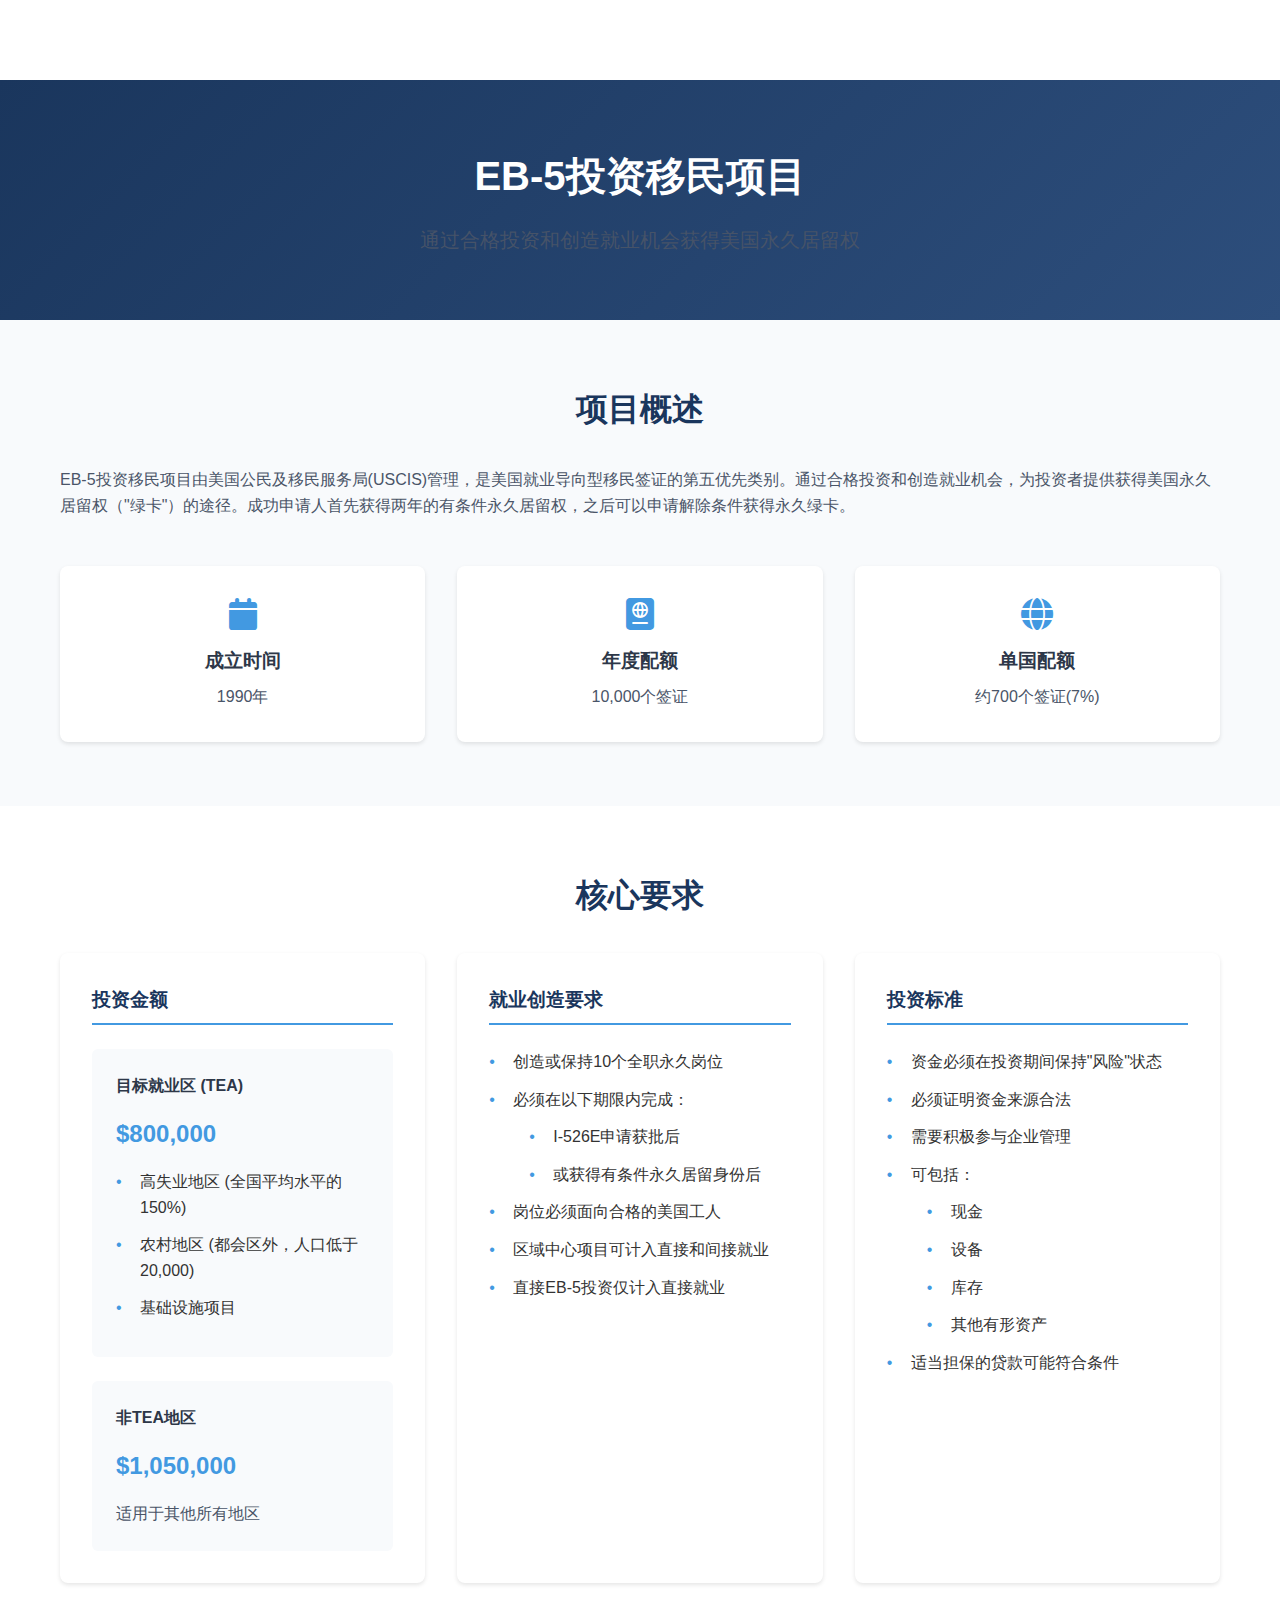
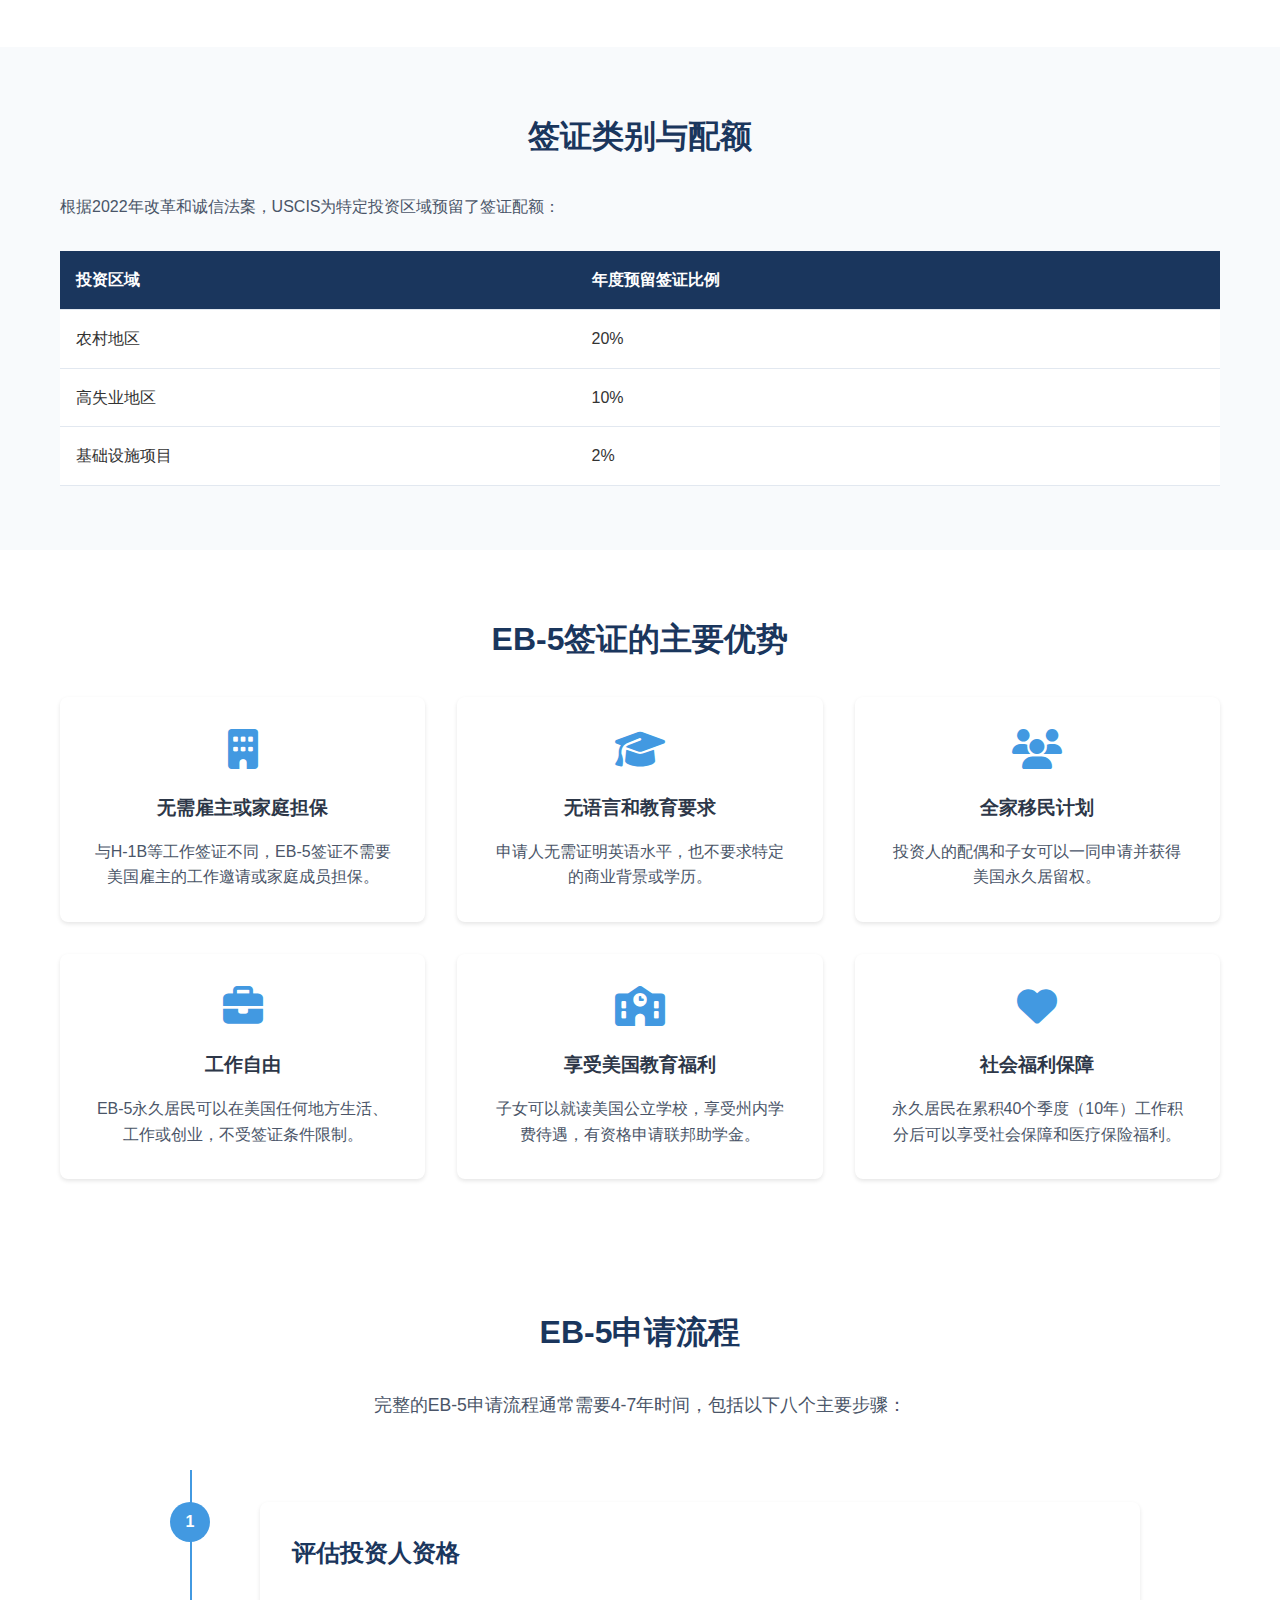
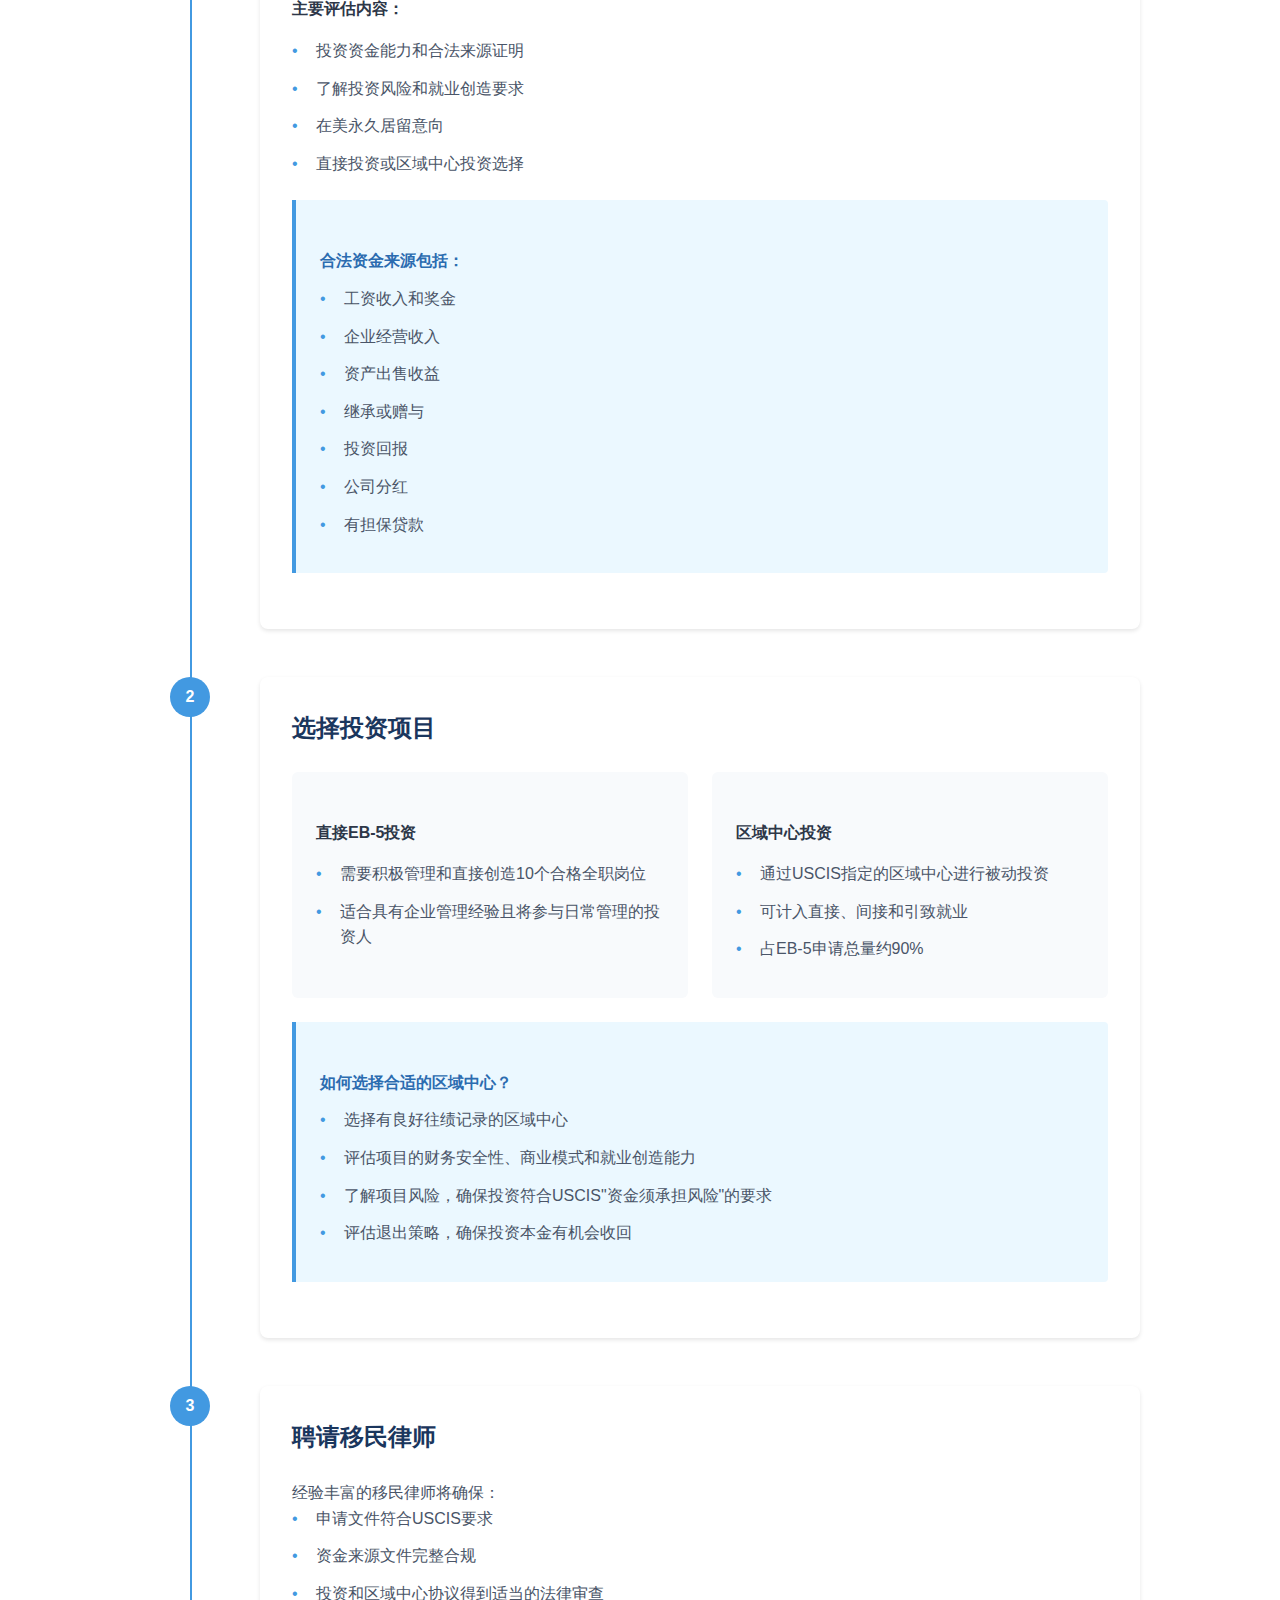
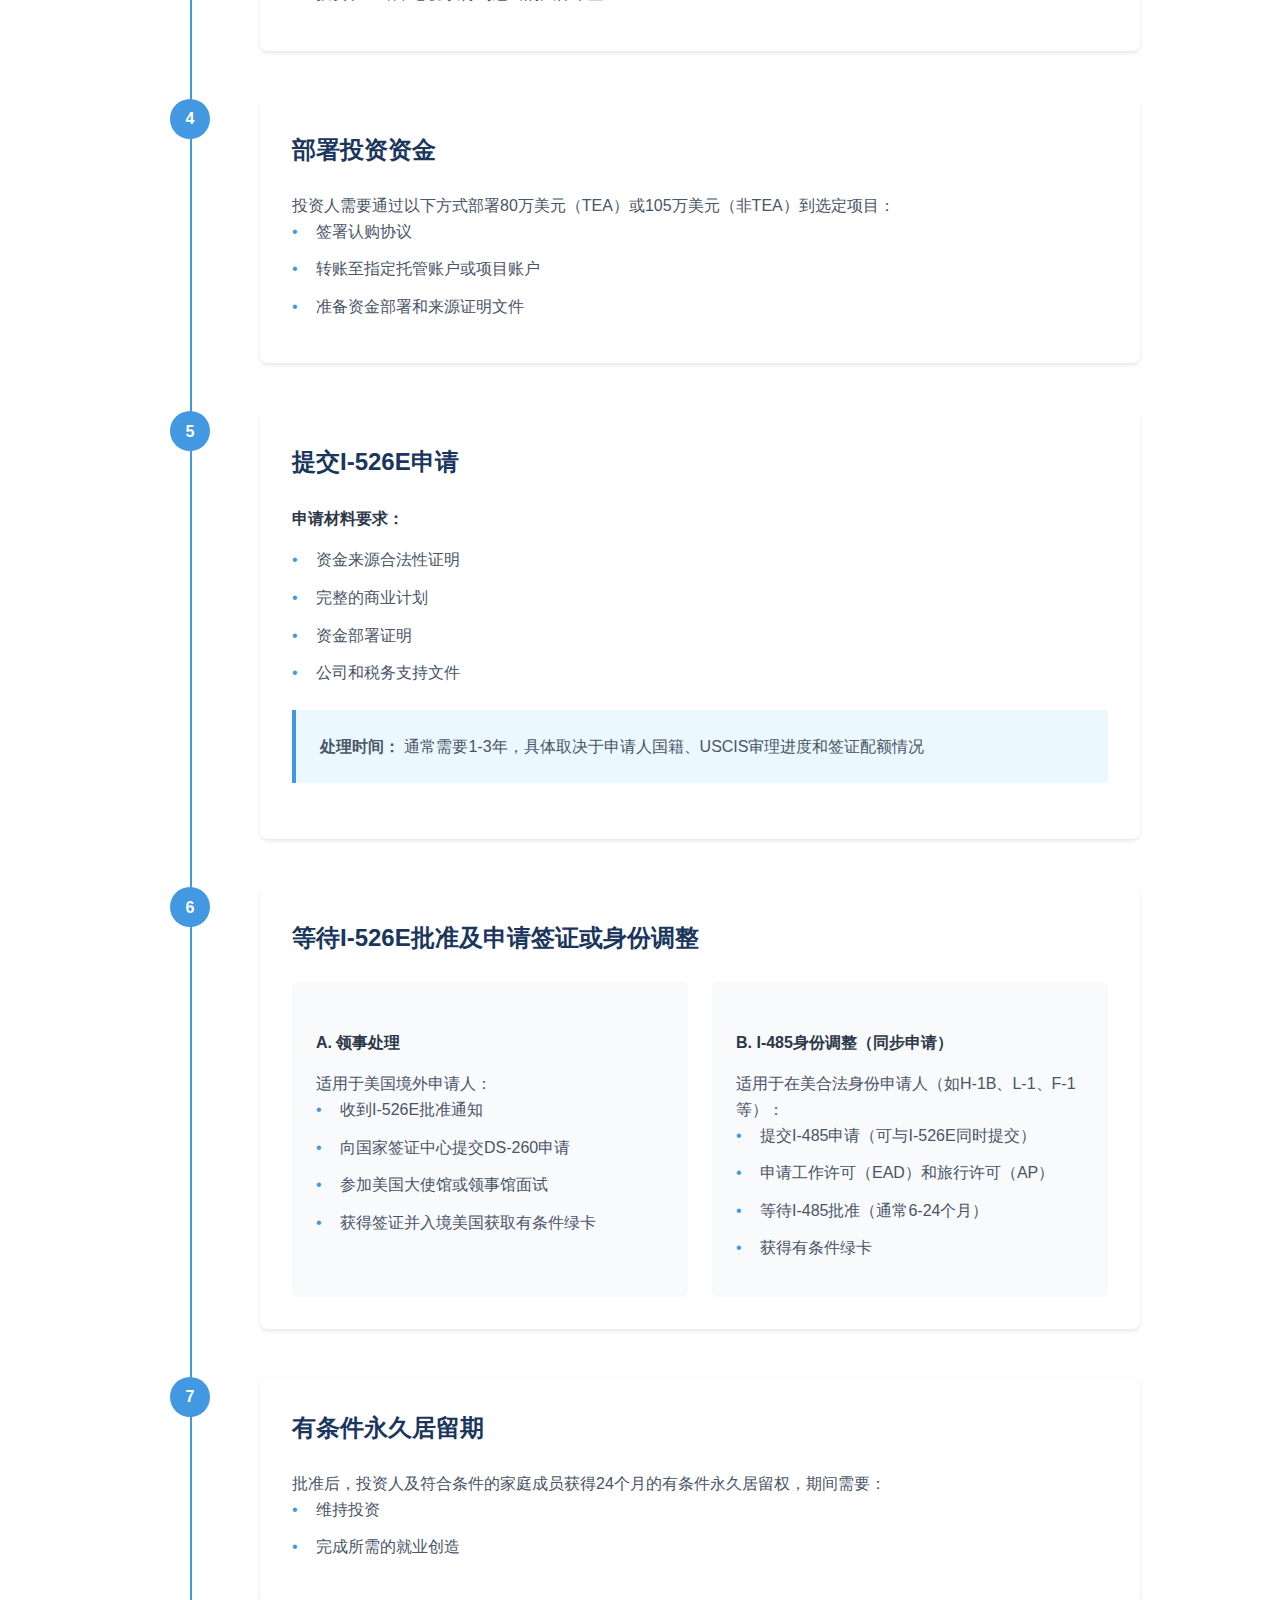
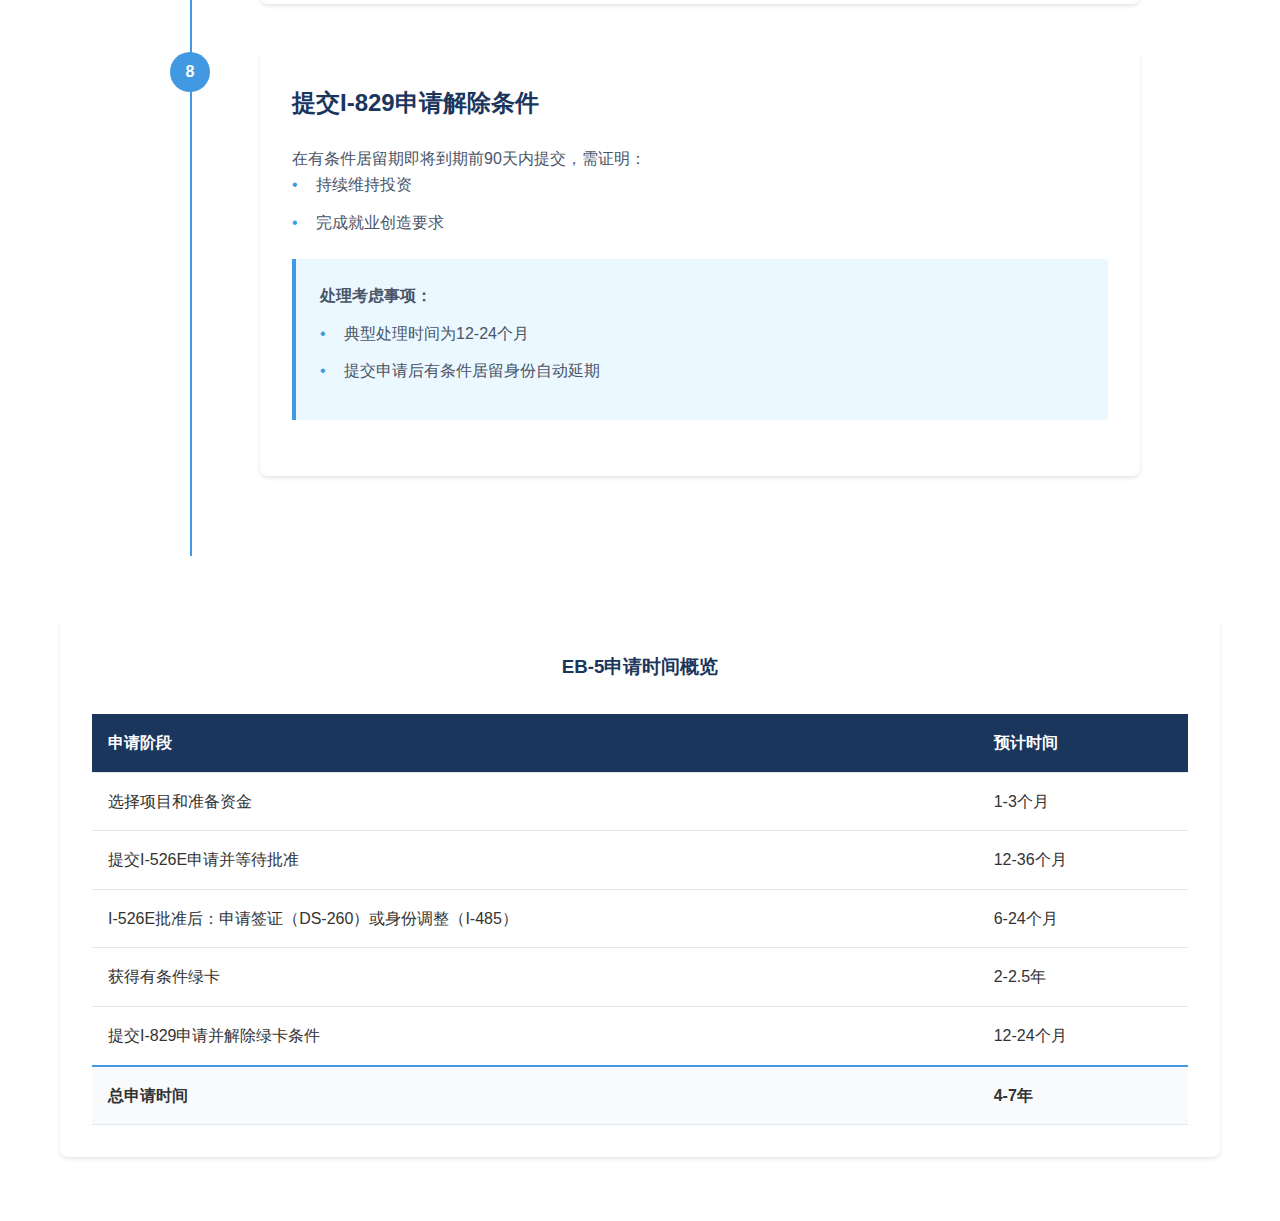
<file: resources/eb5-program.html>
<!DOCTYPE html>
<html lang="zh">
<head>
    <meta charset="UTF-8">
    <meta name="viewport" content="width=device-width, initial-scale=1.0">
    <title>EB-5投资移民项目 - AmeriHaus Investments</title>
    <link rel="stylesheet" href="https://cdnjs.cloudflare.com/ajax/libs/font-awesome/6.5.1/css/all.min.css">
    <link rel="stylesheet" href="../styles.css">
    <link rel="stylesheet" href="resources.css">
</head>
<body>
    <header>
        <!-- 导航栏将通过JavaScript动态加载 -->
    </header>
    
    <main class="eb5-program">
        <section class="program-hero">
            <div class="container">
                <h1>EB-5投资移民项目</h1>
                <p class="subtitle">通过合格投资和创造就业机会获得美国永久居留权</p>
            </div>
        </section>

        <section class="program-overview">
            <div class="container">
                <h2>项目概述</h2>
                <p>EB-5投资移民项目由美国公民及移民服务局(USCIS)管理，是美国就业导向型移民签证的第五优先类别。通过合格投资和创造就业机会，为投资者提供获得美国永久居留权（"绿卡"）的途径。成功申请人首先获得两年的有条件永久居留权，之后可以申请解除条件获得永久绿卡。</p>
                
                <div class="program-stats">
                    <div class="stat-card">
                        <i class="fas fa-calendar"></i>
                        <h3>成立时间</h3>
                        <p>1990年</p>
                    </div>
                    <div class="stat-card">
                        <i class="fas fa-passport"></i>
                        <h3>年度配额</h3>
                        <p>10,000个签证</p>
                    </div>
                    <div class="stat-card">
                        <i class="fas fa-globe"></i>
                        <h3>单国配额</h3>
                        <p>约700个签证(7%)</p>
                    </div>
                </div>
            </div>
        </section>

        <section class="core-requirements">
            <div class="container">
                <h2>核心要求</h2>
                
                <div class="requirements-grid">
                    <div class="requirement-card">
                        <h3>投资金额</h3>
                        <div class="investment-options">
                            <div class="option">
                                <h4>目标就业区 (TEA)</h4>
                                <p class="amount">$800,000</p>
                                <ul>
                                    <li>高失业地区 (全国平均水平的150%)</li>
                                    <li>农村地区 (都会区外，人口低于20,000)</li>
                                    <li>基础设施项目</li>
                                </ul>
                            </div>
                            <div class="option">
                                <h4>非TEA地区</h4>
                                <p class="amount">$1,050,000</p>
                                <p>适用于其他所有地区</p>
                            </div>
                        </div>
                    </div>
                    
                    <div class="requirement-card">
                        <h3>就业创造要求</h3>
                        <ul>
                            <li>创造或保持10个全职永久岗位</li>
                            <li>必须在以下期限内完成：
                                <ul>
                                    <li>I-526E申请获批后</li>
                                    <li>或获得有条件永久居留身份后</li>
                                </ul>
                            </li>
                            <li>岗位必须面向合格的美国工人</li>
                            <li>区域中心项目可计入直接和间接就业</li>
                            <li>直接EB-5投资仅计入直接就业</li>
                        </ul>
                    </div>
                    
                    <div class="requirement-card">
                        <h3>投资标准</h3>
                        <ul>
                            <li>资金必须在投资期间保持"风险"状态</li>
                            <li>必须证明资金来源合法</li>
                            <li>需要积极参与企业管理</li>
                            <li>可包括：
                                <ul>
                                    <li>现金</li>
                                    <li>设备</li>
                                    <li>库存</li>
                                    <li>其他有形资产</li>
                                </ul>
                            </li>
                            <li>适当担保的贷款可能符合条件</li>
                        </ul>
                    </div>
                </div>
            </div>
        </section>

        <section class="visa-categories">
            <div class="container">
                <h2>签证类别与配额</h2>
                <p>根据2022年改革和诚信法案，USCIS为特定投资区域预留了签证配额：</p>
                
                <div class="quota-table">
                    <table>
                        <thead>
                            <tr>
                                <th>投资区域</th>
                                <th>年度预留签证比例</th>
                            </tr>
                        </thead>
                        <tbody>
                            <tr>
                                <td>农村地区</td>
                                <td>20%</td>
                            </tr>
                            <tr>
                                <td>高失业地区</td>
                                <td>10%</td>
                            </tr>
                            <tr>
                                <td>基础设施项目</td>
                                <td>2%</td>
                            </tr>
                        </tbody>
                    </table>
                </div>
            </div>
        </section>

        <section class="key-advantages">
            <div class="container">
                <h2>EB-5签证的主要优势</h2>
                
                <div class="advantages-grid">
                    <div class="advantage-card">
                        <i class="fas fa-building"></i>
                        <h3>无需雇主或家庭担保</h3>
                        <p>与H-1B等工作签证不同，EB-5签证不需要美国雇主的工作邀请或家庭成员担保。</p>
                    </div>
                    
                    <div class="advantage-card">
                        <i class="fas fa-graduation-cap"></i>
                        <h3>无语言和教育要求</h3>
                        <p>申请人无需证明英语水平，也不要求特定的商业背景或学历。</p>
                    </div>
                    
                    <div class="advantage-card">
                        <i class="fas fa-users"></i>
                        <h3>全家移民计划</h3>
                        <p>投资人的配偶和子女可以一同申请并获得美国永久居留权。</p>
                    </div>
                    
                    <div class="advantage-card">
                        <i class="fas fa-briefcase"></i>
                        <h3>工作自由</h3>
                        <p>EB-5永久居民可以在美国任何地方生活、工作或创业，不受签证条件限制。</p>
                    </div>
                    
                    <div class="advantage-card">
                        <i class="fas fa-school"></i>
                        <h3>享受美国教育福利</h3>
                        <p>子女可以就读美国公立学校，享受州内学费待遇，有资格申请联邦助学金。</p>
                    </div>
                    
                    <div class="advantage-card">
                        <i class="fas fa-heart"></i>
                        <h3>社会福利保障</h3>
                        <p>永久居民在累积40个季度（10年）工作积分后可以享受社会保障和医疗保险福利。</p>
                    </div>
                </div>
            </div>
        </section>

        <section class="application-process">
            <div class="container">
                <h2>EB-5申请流程</h2>
                <p class="section-description">完整的EB-5申请流程通常需要4-7年时间，包括以下八个主要步骤：</p>
                
                <div class="timeline">
                    <div class="timeline-item">
                        <div class="timeline-marker">1</div>
                        <div class="timeline-content">
                            <h3>评估投资人资格</h3>
                            <div class="timeline-details">
                                <h4>主要评估内容：</h4>
                                <ul>
                                    <li>投资资金能力和合法来源证明</li>
                                    <li>了解投资风险和就业创造要求</li>
                                    <li>在美永久居留意向</li>
                                    <li>直接投资或区域中心投资选择</li>
                                </ul>
                                <div class="info-box">
                                    <h4>合法资金来源包括：</h4>
                                    <ul>
                                        <li>工资收入和奖金</li>
                                        <li>企业经营收入</li>
                                        <li>资产出售收益</li>
                                        <li>继承或赠与</li>
                                        <li>投资回报</li>
                                        <li>公司分红</li>
                                        <li>有担保贷款</li>
                                    </ul>
                                </div>
                            </div>
                        </div>
                    </div>

                    <div class="timeline-item">
                        <div class="timeline-marker">2</div>
                        <div class="timeline-content">
                            <h3>选择投资项目</h3>
                            <div class="timeline-details">
                                <div class="investment-types">
                                    <div class="investment-type">
                                        <h4>直接EB-5投资</h4>
                                        <ul>
                                            <li>需要积极管理和直接创造10个合格全职岗位</li>
                                            <li>适合具有企业管理经验且将参与日常管理的投资人</li>
                                        </ul>
                                    </div>
                                    <div class="investment-type">
                                        <h4>区域中心投资</h4>
                                        <ul>
                                            <li>通过USCIS指定的区域中心进行被动投资</li>
                                            <li>可计入直接、间接和引致就业</li>
                                            <li>占EB-5申请总量约90%</li>
                                        </ul>
                                    </div>
                                </div>
                                <div class="info-box">
                                    <h4>如何选择合适的区域中心？</h4>
                                    <ul>
                                        <li>选择有良好往绩记录的区域中心</li>
                                        <li>评估项目的财务安全性、商业模式和就业创造能力</li>
                                        <li>了解项目风险，确保投资符合USCIS"资金须承担风险"的要求</li>
                                        <li>评估退出策略，确保投资本金有机会收回</li>
                                    </ul>
                                </div>
                            </div>
                        </div>
                    </div>

                    <div class="timeline-item">
                        <div class="timeline-marker">3</div>
                        <div class="timeline-content">
                            <h3>聘请移民律师</h3>
                            <div class="timeline-details">
                                <p>经验丰富的移民律师将确保：</p>
                                <ul>
                                    <li>申请文件符合USCIS要求</li>
                                    <li>资金来源文件完整合规</li>
                                    <li>投资和区域中心协议得到适当的法律审查</li>
                                </ul>
                            </div>
                        </div>
                    </div>

                    <div class="timeline-item">
                        <div class="timeline-marker">4</div>
                        <div class="timeline-content">
                            <h3>部署投资资金</h3>
                            <div class="timeline-details">
                                <p>投资人需要通过以下方式部署80万美元（TEA）或105万美元（非TEA）到选定项目：</p>
                                <ul>
                                    <li>签署认购协议</li>
                                    <li>转账至指定托管账户或项目账户</li>
                                    <li>准备资金部署和来源证明文件</li>
                                </ul>
                            </div>
                        </div>
                    </div>

                    <div class="timeline-item">
                        <div class="timeline-marker">5</div>
                        <div class="timeline-content">
                            <h3>提交I-526E申请</h3>
                            <div class="timeline-details">
                                <h4>申请材料要求：</h4>
                                <ul>
                                    <li>资金来源合法性证明</li>
                                    <li>完整的商业计划</li>
                                    <li>资金部署证明</li>
                                    <li>公司和税务支持文件</li>
                                </ul>
                                <div class="info-box">
                                    <p><strong>处理时间：</strong> 通常需要1-3年，具体取决于申请人国籍、USCIS审理进度和签证配额情况</p>
                                </div>
                            </div>
                        </div>
                    </div>

                    <div class="timeline-item">
                        <div class="timeline-marker">6</div>
                        <div class="timeline-content">
                            <h3>等待I-526E批准及申请签证或身份调整</h3>
                            <div class="timeline-details">
                                <div class="process-options">
                                    <div class="process-option">
                                        <h4>A. 领事处理</h4>
                                        <p>适用于美国境外申请人：</p>
                                        <ul>
                                            <li>收到I-526E批准通知</li>
                                            <li>向国家签证中心提交DS-260申请</li>
                                            <li>参加美国大使馆或领事馆面试</li>
                                            <li>获得签证并入境美国获取有条件绿卡</li>
                                        </ul>
                                    </div>
                                    <div class="process-option">
                                        <h4>B. I-485身份调整（同步申请）</h4>
                                        <p>适用于在美合法身份申请人（如H-1B、L-1、F-1等）：</p>
                                        <ul>
                                            <li>提交I-485申请（可与I-526E同时提交）</li>
                                            <li>申请工作许可（EAD）和旅行许可（AP）</li>
                                            <li>等待I-485批准（通常6-24个月）</li>
                                            <li>获得有条件绿卡</li>
                                        </ul>
                                    </div>
                                </div>
                            </div>
                        </div>
                    </div>

                    <div class="timeline-item">
                        <div class="timeline-marker">7</div>
                        <div class="timeline-content">
                            <h3>有条件永久居留期</h3>
                            <div class="timeline-details">
                                <p>批准后，投资人及符合条件的家庭成员获得24个月的有条件永久居留权，期间需要：</p>
                                <ul>
                                    <li>维持投资</li>
                                    <li>完成所需的就业创造</li>
                                </ul>
                            </div>
                        </div>
                    </div>

                    <div class="timeline-item">
                        <div class="timeline-marker">8</div>
                        <div class="timeline-content">
                            <h3>提交I-829申请解除条件</h3>
                            <div class="timeline-details">
                                <p>在有条件居留期即将到期前90天内提交，需证明：</p>
                                <ul>
                                    <li>持续维持投资</li>
                                    <li>完成就业创造要求</li>
                                </ul>
                                <div class="info-box">
                                    <p><strong>处理考虑事项：</strong></p>
                                    <ul>
                                        <li>典型处理时间为12-24个月</li>
                                        <li>提交申请后有条件居留身份自动延期</li>
                                    </ul>
                                </div>
                            </div>
                        </div>
                    </div>
                </div>

                <div class="timeline-overview">
                    <h3>EB-5申请时间概览</h3>
                    <div class="timeline-table">
                        <table>
                            <thead>
                                <tr>
                                    <th>申请阶段</th>
                                    <th>预计时间</th>
                                </tr>
                            </thead>
                            <tbody>
                                <tr>
                                    <td>选择项目和准备资金</td>
                                    <td>1-3个月</td>
                                </tr>
                                <tr>
                                    <td>提交I-526E申请并等待批准</td>
                                    <td>12-36个月</td>
                                </tr>
                                <tr>
                                    <td>I-526E批准后：申请签证（DS-260）或身份调整（I-485）</td>
                                    <td>6-24个月</td>
                                </tr>
                                <tr>
                                    <td>获得有条件绿卡</td>
                                    <td>2-2.5年</td>
                                </tr>
                                <tr>
                                    <td>提交I-829申请并解除绿卡条件</td>
                                    <td>12-24个月</td>
                                </tr>
                                <tr class="total-time">
                                    <td>总申请时间</td>
                                    <td>4-7年</td>
                                </tr>
                            </tbody>
                        </table>
                    </div>
                </div>
            </div>
        </section>
    </main>

    <footer>
        <!-- 页脚将通过JavaScript动态加载 -->
    </footer>
    
    <script src="../scripts.js"></script>
</body>
</html>
</file>
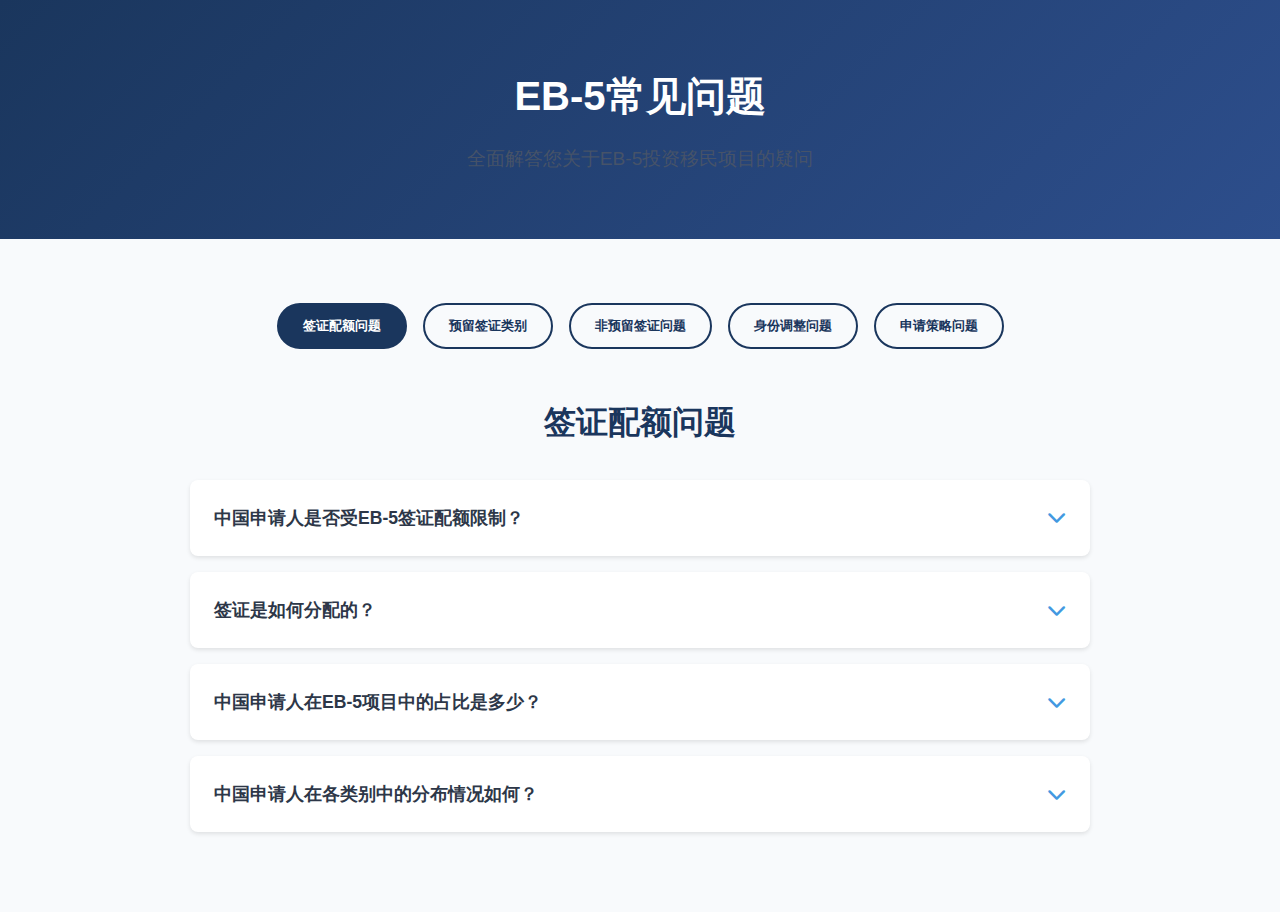
<file: resources/faq.html>
<!DOCTYPE html>
<html lang="zh">
<head>
    <meta charset="UTF-8">
    <meta name="viewport" content="width=device-width, initial-scale=1.0">
    <title>EB-5常见问题 - AmeriHaus Investments</title>
    <link rel="stylesheet" href="https://cdnjs.cloudflare.com/ajax/libs/font-awesome/6.5.1/css/all.min.css">
    <link rel="stylesheet" href="../styles.css">
    <link rel="stylesheet" href="resources.css">
</head>
<body>
    <header>
        <!-- 导航栏将通过JavaScript动态加载 -->
    </header>

    <main>
        <section class="faq-hero">
            <div class="container">
                <h1>EB-5常见问题</h1>
                <p class="subtitle">全面解答您关于EB-5投资移民项目的疑问</p>
            </div>
        </section>

        <section class="faq-content">
            <div class="container">
                <div class="faq-categories">
                    <button class="category-btn active" data-category="quota">签证配额问题</button>
                    <button class="category-btn" data-category="reserved">预留签证类别</button>
                    <button class="category-btn" data-category="non-reserved">非预留签证问题</button>
                    <button class="category-btn" data-category="adjustment">身份调整问题</button>
                    <button class="category-btn" data-category="strategy">申请策略问题</button>
                </div>

                <!-- 签证配额问题 -->
                <div class="faq-section" id="quota">
                    <h2>签证配额问题</h2>
                    
                    <div class="faq-item">
                        <div class="faq-question">
                            <h3>中国申请人是否受EB-5签证配额限制？</h3>
                            <i class="fas fa-chevron-down"></i>
                        </div>
                        <div class="faq-answer">
                            <p>是的。中国被归类为"超额申请国家"，原则上受7%配额限制（约每年700个签证）。但实际获得的签证数量可能超过7%，这种情况发生在其他国家未用完配额时。</p>
                            <p>从2005年到2024年，中国将继续在签证公告中被列为受限国家。</p>
                        </div>
                    </div>

                    <div class="faq-item">
                        <div class="faq-question">
                            <h3>签证是如何分配的？</h3>
                            <i class="fas fa-chevron-down"></i>
                        </div>
                        <div class="faq-answer">
                            <p>签证分配基于三个主要因素：</p>
                            <ul>
                                <li>优先类别</li>
                                <li>出生国家</li>
                                <li>优先日期</li>
                            </ul>
                        </div>
                    </div>

                    <div class="faq-item">
                        <div class="faq-question">
                            <h3>中国申请人在EB-5项目中的占比是多少？</h3>
                            <i class="fas fa-chevron-down"></i>
                        </div>
                        <div class="faq-answer">
                            <p>中国在EB-5项目中保持主导地位：</p>
                            <ul>
                                <li>占全球EB-5签证发放总量约69%（2024财年数据）</li>
                                <li>广州总领事馆EB-5申请处理量领先，同比增长68%</li>
                                <li>自2005年起被指定为"超额申请国家"</li>
                                <li>受限于7%的国家配额限制（每年约700个签证名额）</li>
                            </ul>
                        </div>
                    </div>

                    <div class="faq-item">
                        <div class="faq-question">
                            <h3>中国申请人在各类别中的分布情况如何？</h3>
                            <i class="fas fa-chevron-down"></i>
                        </div>
                        <div class="faq-answer">
                            <p>根据2024年最新申请数据：</p>
                            <ul>
                                <li>高失业地区：约65%的中国申请人选择</li>
                                <li>农村地区：约30%的中国申请人选择</li>
                                <li>基础设施项目：不到1%的中国申请人选择</li>
                                <li>非预留类别：约4%的中国申请人选择</li>
                            </ul>
                        </div>
                    </div>
                </div>

                <!-- 预留签证类别问题 -->
                <div class="faq-section" id="reserved">
                    <h2>预留签证类别问题</h2>
                    
                    <div class="faq-item">
                        <div class="faq-question">
                            <h3>中国申请人是否可以申请高失业地区签证来避免配额限制？</h3>
                            <i class="fas fa-chevron-down"></i>
                        </div>
                        <div class="faq-answer">
                            <p>当前政策提供灵活性，但预计将有变化：</p>
                            <h4>2024年状态：</h4>
                            <ul>
                                <li>高失业地区预留签证不受国家配额限制</li>
                                <li>目前无倒退或等待名单</li>
                            </ul>
                            <h4>2026年预测：</h4>
                            <ul>
                                <li>预计将实施国家配额限制（7%）</li>
                                <li>可能出现签证名额限制</li>
                            </ul>
                            <div class="info-box">
                                <h4>重要考虑因素：</h4>
                                <p>接近签证阶段的申请量不断增加，预计将出现优先日期积压。因此，建议尽快签约并申请签证。</p>
                                <p>该类别占总申请量的61%。</p>
                            </div>
                        </div>
                    </div>

                    <div class="faq-item">
                        <div class="faq-question">
                            <h3>农村地区签证是否是更好的选择？</h3>
                            <i class="fas fa-chevron-down"></i>
                        </div>
                        <div class="faq-answer">
                            <p>从目前数据来看，这是一个更好的选择：</p>
                            <ul>
                                <li>不受国家配额限制，截至2024年初仅有1,694名投资人</li>
                                <li>年度配额：
                                    <ul>
                                        <li>正常年份约2,000个签证</li>
                                        <li>2025年可能有约4,000个签证</li>
                                    </ul>
                                </li>
                                <li>占总申请量的37%</li>
                            </ul>
                        </div>
                    </div>

                    <div class="faq-item">
                        <div class="faq-question">
                            <h3>基础设施项目签证值得考虑吗？</h3>
                            <i class="fas fa-chevron-down"></i>
                        </div>
                        <div class="faq-answer">
                            <p>可以考虑，但需注意申请量极低（目前为0%）</p>
                            <h4>主要优势：</h4>
                            <ul>
                                <li>竞争较少</li>
                                <li>配额充足</li>
                            </ul>
                            <h4>主要挑战：</h4>
                            <ul>
                                <li>项目选择有限</li>
                                <li>要求更高，需要更专业的尽职调查</li>
                            </ul>
                        </div>
                    </div>
                </div>

                <!-- 非预留签证问题 -->
                <div class="faq-section" id="non-reserved">
                    <h2>非预留签证问题</h2>
                    
                    <div class="faq-item">
                        <div class="faq-question">
                            <h3>非预留签证类别的等待时间有多长？</h3>
                            <i class="fas fa-chevron-down"></i>
                        </div>
                        <div class="faq-answer">
                            <p>根据2024年5月数据：</p>
                            <h4>申请人总数：超过50,000人</h4>
                            <ul>
                                <li>约39,000人在NVC等待领事处理</li>
                                <li>约6,000人等待I-485处理</li>
                                <li>超过5,000份待处理的I-526申请</li>
                            </ul>
                            <h4>预计等待时间：</h4>
                            <ul>
                                <li>基本等待：超过7年</li>
                                <li>中国申请人可能更长</li>
                            </ul>
                        </div>
                    </div>

                    <div class="faq-item">
                        <div class="faq-question">
                            <h3>2024-2025财年的签证配额情况如何？</h3>
                            <i class="fas fa-chevron-down"></i>
                        </div>
                        <div class="faq-answer">
                            <p>非预留类别将引入特别配额：</p>
                            <ul>
                                <li>2024财年：14,000+签证</li>
                                <li>2025财年：10,000+签证</li>
                                <li>正常年份：约6,800签证（68%配额）</li>
                            </ul>
                        </div>
                    </div>
                </div>

                <!-- 身份调整问题 -->
                <div class="faq-section" id="adjustment">
                    <h2>身份调整问题</h2>
                    
                    <div class="faq-item">
                        <div class="faq-question">
                            <h3>什么是Combo Card？</h3>
                            <i class="fas fa-chevron-down"></i>
                        </div>
                        <div class="faq-answer">
                            <p>EB-5 Combo Card是由美国公民及移民服务局（USCIS）签发的就业授权文件（EAD）和预先假释（AP）的组合卡。</p>
                            <h4>Combo Card如何工作？</h4>
                            <ul>
                                <li>提供最长五年的无限制工作授权和旅行授权</li>
                                <li>投资人可以同时提交身份调整申请（AOS）和请愿书，而不必等待请愿书获批</li>
                            </ul>
                        </div>
                    </div>

                    <div class="faq-item">
                        <div class="faq-question">
                            <h3>同步提交I-485有哪些优势？</h3>
                            <i class="fas fa-chevron-down"></i>
                        </div>
                        <div class="faq-answer">
                            <p>主要优势包括：</p>
                            <ul>
                                <li>获得工作许可（EAD）</li>
                                <li>获得旅行许可（AP）</li>
                                <li>维持合法居留身份</li>
                            </ul>
                            <div class="info-box">
                                <p>注意：提交I-485并不保证能够满足签证配额要求</p>
                            </div>
                        </div>
                    </div>

                    <div class="faq-item">
                        <div class="faq-question">
                            <h3>谁可以同步提交I-485？</h3>
                            <i class="fas fa-chevron-down"></i>
                        </div>
                        <div class="faq-answer">
                            <p>必须满足以下要求：</p>
                            <ul>
                                <li>在美国合法居留</li>
                                <li>所在类别当前有可用的签证配额</li>
                                <li>具备完整的申请材料</li>
                            </ul>
                        </div>
                    </div>
                </div>

                <!-- 申请策略问题 -->
                <div class="faq-section" id="strategy">
                    <h2>申请策略问题</h2>
                    
                    <div class="faq-item">
                        <div class="faq-question">
                            <h3>如何选择最适合的签证类别？</h3>
                            <i class="fas fa-chevron-down"></i>
                        </div>
                        <div class="faq-answer">
                            <p>建议按以下顺序考虑：</p>
                            <ol>
                                <li>农村地区（积压风险最小）或基础设施项目（竞争少但选择有限）</li>
                                <li>高失业地区（需警惕2026年后的限制）</li>
                                <li>非预留类别（作为备选方案）</li>
                            </ol>
                        </div>
                    </div>

                    <div class="faq-item">
                        <div class="faq-question">
                            <h3>如何确定申请时机？</h3>
                            <i class="fas fa-chevron-down"></i>
                        </div>
                        <div class="faq-answer">
                            <p>需要考虑以下因素：</p>
                            <ul>
                                <li>政策窗口期</li>
                                <li>签证公告变化</li>
                                <li>USCIS处理时间</li>
                                <li>领事馆预约时间</li>
                                <li>签证配额可用性</li>
                            </ul>
                        </div>
                    </div>

                    <div class="faq-item">
                        <div class="faq-question">
                            <h3>如何降低申请风险？</h3>
                            <i class="fas fa-chevron-down"></i>
                        </div>
                        <div class="faq-answer">
                            <p>注意以下方面：</p>
                            <ol>
                                <li>项目选择：合规性审查</li>
                                <li>退出机制评估</li>
                                <li>资金安全性</li>
                                <li>申请准备：
                                    <ul>
                                        <li>完整的资金来源证明</li>
                                        <li>充分的法律支持</li>
                                        <li>合理的预期管理</li>
                                    </ul>
                                </li>
                            </ol>
                        </div>
                    </div>

                    <div class="faq-item">
                        <div class="faq-question">
                            <h3>如何及时获取最新信息？</h3>
                            <i class="fas fa-chevron-down"></i>
                        </div>
                        <div class="faq-answer">
                            <p>建议定期查看：</p>
                            <ul>
                                <li>每月签证公告</li>
                                <li>USCIS处理时间更新</li>
                                <li>行业协会报告（如IIUSA）</li>
                                <li>领事馆处理数据</li>
                            </ul>
                        </div>
                    </div>

                    <div class="faq-item">
                        <div class="faq-question">
                            <h3>应该关注哪些变化指标？</h3>
                            <i class="fas fa-chevron-down"></i>
                        </div>
                        <div class="faq-answer">
                            <p>主要关注：</p>
                            <ul>
                                <li>签证配额使用情况</li>
                                <li>新申请数量变化</li>
                                <li>审批速度变化</li>
                                <li>政策调整信号</li>
                            </ul>
                        </div>
                    </div>
                </div>
            </div>
        </section>
    </main>

    <footer>
        <!-- 页脚将通过JavaScript动态加载 -->
    </footer>

    <script src="../scripts.js"></script>
    <script>
        // FAQ交互功能
        document.addEventListener('DOMContentLoaded', function() {
            // 类别切换
            const categoryBtns = document.querySelectorAll('.category-btn');
            const faqSections = document.querySelectorAll('.faq-section');

            categoryBtns.forEach(btn => {
                btn.addEventListener('click', function() {
                    // 移除所有活动状态
                    categoryBtns.forEach(b => b.classList.remove('active'));
                    faqSections.forEach(s => s.style.display = 'none');

                    // 添加新的活动状态
                    this.classList.add('active');
                    const targetSection = document.getElementById(this.dataset.category);
                    if (targetSection) {
                        targetSection.style.display = 'block';
                    }
                });
            });

            // FAQ展开/收起
            const faqQuestions = document.querySelectorAll('.faq-question');
            
            faqQuestions.forEach(question => {
                question.addEventListener('click', function() {
                    const answer = this.nextElementSibling;
                    const icon = this.querySelector('i');
                    
                    // 切换显示状态
                    if (answer.style.maxHeight) {
                        answer.style.maxHeight = null;
                        icon.classList.remove('fa-chevron-up');
                        icon.classList.add('fa-chevron-down');
                    } else {
                        answer.style.maxHeight = answer.scrollHeight + "px";
                        icon.classList.remove('fa-chevron-down');
                        icon.classList.add('fa-chevron-up');
                    }
                });
            });

            // 默认显示第一个类别
            categoryBtns[0].click();
        });
    </script>
</body>
</html>
</file>
<file: styles.css>
/* 全局样式 */
:root {
    --primary-color: #1a4789;
    --secondary-color: #e4b355;
    --text-color: #333;
    --light-text: #666;
    --white: #fff;
    --light-bg: #f8f9fa;
    --border-radius: 4px;
    --transition: all 0.3s ease;
}

/* 重置默认样式 */
* {
    margin: 0;
    padding: 0;
    box-sizing: border-box;
}

body {
    font-family: 'Helvetica Neue', Arial, sans-serif;
    line-height: 1.6;
    color: var(--text-color);
}

/* 导航栏样式 */
.main-nav {
    background-color: #ffffff;
    box-shadow: 0 2px 5px rgba(0,0,0,0.1);
    padding: 1rem 2rem;
    display: flex;
    justify-content: space-between;
    align-items: center;
    position: fixed;
    width: 100%;
    top: 0;
    z-index: 1000;
}

.logo a {
    color: #1a365d;
    text-decoration: none;
    font-size: 1.5rem;
    font-weight: bold;
}

.nav-links {
    display: flex;
    list-style: none;
    margin: 0;
    padding: 0;
}

.nav-item {
    position: relative;
    margin: 0 1rem;
}

.nav-link {
    color: #2d3748;
    text-decoration: none;
    padding: 0.5rem 1rem;
    display: block;
    transition: color 0.3s ease;
}

.nav-link:hover {
    color: #4299e1;
}

/* 下拉菜单样式 */
.dropdown-menu {
    position: absolute;
    top: 100%;
    left: 0;
    background-color: #ffffff;
    box-shadow: 0 2px 5px rgba(0,0,0,0.1);
    min-width: 200px;
    display: none;
    border-radius: 4px;
    padding: 0.5rem 0;
}

.nav-item.dropdown:hover .dropdown-menu {
    display: block;
}

.dropdown-menu li {
    list-style: none;
}

.dropdown-menu a {
    color: #2d3748;
    text-decoration: none;
    padding: 0.5rem 1rem;
    display: block;
    transition: background-color 0.3s ease;
}

.dropdown-menu a:hover {
    background-color: #f7fafc;
    color: #4299e1;
}

/* 按钮样式 */
.nav-buttons {
    display: flex;
    align-items: center;
    gap: 1rem;
}

.btn {
    display: inline-block;
    padding: 15px 30px;
    border-radius: var(--border-radius);
    font-size: 1.1rem;
    font-weight: 500;
    text-decoration: none;
    transition: var(--transition);
    cursor: pointer;
}

.btn-primary {
    background-color: var(--primary-color);
    color: var(--white);
    border: none;
}

.btn-primary:hover {
    background-color: #123567;
    transform: translateY(-2px);
}

.btn-outline {
    background-color: transparent;
    color: var(--white);
    border: 2px solid var(--white);
}

.btn-outline:hover {
    background-color: var(--white);
    color: var(--primary-color);
    transform: translateY(-2px);
}

.language-switch {
    padding: 0.5rem 1rem;
    border: 1px solid #e2e8f0;
    border-radius: 4px;
    background-color: transparent;
    color: #2d3748;
    cursor: pointer;
    transition: all 0.3s ease;
}

.language-switch:hover {
    background-color: #f7fafc;
}

/* 响应式设计 */
@media (max-width: 1024px) {
    .nav-links {
        display: none;
    }
    
    .nav-buttons {
        display: none;
    }
    
    .stats-grid {
        grid-template-columns: repeat(2, 1fr);
    }
    
    /* 这里可以添加汉堡菜单按钮的样式 */
}

/* 动画效果 */
.dropdown-menu {
    transform-origin: top;
    animation: dropdownFade 0.3s ease;
}

@keyframes dropdownFade {
    from {
        opacity: 0;
        transform: translateY(-10px);
    }
    to {
        opacity: 1;
        transform: translateY(0);
    }
}

/* 通用容器样式 */
.container {
    max-width: 1200px;
    margin: 0 auto;
    padding: 0 20px;
}

/* 英雄区域样式 */
.hero {
    position: relative;
    height: 100vh;
    min-height: 600px;
    background: linear-gradient(rgba(0, 0, 0, 0.5), rgba(0, 0, 0, 0.5)), url('images/hero-bg.jpg');
    background-size: cover;
    background-position: center;
    display: flex;
    align-items: center;
    justify-content: center;
    text-align: center;
    color: var(--white);
}

.hero-content {
    max-width: 800px;
    padding: 0 20px;
}

.hero h1 {
    font-size: 3.5rem;
    font-weight: 700;
    margin-bottom: 1.5rem;
    line-height: 1.2;
}

.hero-subtitle {
    font-size: 1.5rem;
    margin-bottom: 2rem;
    opacity: 0.9;
}

.hero-buttons {
    display: flex;
    gap: 20px;
    justify-content: center;
}

.hero .btn {
    padding: 1rem 2rem;
    font-size: 1.1rem;
    font-weight: 500;
    min-width: 180px;
}

.hero .btn-primary {
    background-color: #4299e1;
    border: 2px solid #4299e1;
}

.hero .btn-outline {
    border: 2px solid white;
    color: white;
}

.hero .btn-outline:hover {
    background-color: white;
    color: #1a365d;
}

@media (max-width: 768px) {
    .hero {
        height: 90vh;
    }

    .hero h1 {
        font-size: 2.5rem;
    }
    
    .hero-subtitle {
        font-size: 1.2rem;
    }
    
    .hero-buttons {
        flex-direction: column;
        gap: 15px;
    }

    .hero .btn {
        width: 100%;
        max-width: 300px;
        margin: 0 auto;
    }

    .stats-grid {
        grid-template-columns: 1fr;
    }

    .about h2 {
        font-size: 2rem;
    }
}

/* 核心优势样式 */
.advantages {
    padding: 5rem 0;
    background-color: #f8fafc;
}

.advantages h2 {
    text-align: center;
    margin-bottom: 3rem;
    font-size: 2.5rem;
    color: #1a365d;
}

.advantages-grid {
    display: grid;
    grid-template-columns: repeat(auto-fit, minmax(250px, 1fr));
    gap: 2rem;
}

.advantage-card {
    text-align: center;
    padding: 2rem;
    background: white;
    border-radius: 8px;
    box-shadow: 0 2px 4px rgba(0,0,0,0.1);
    transition: transform 0.3s ease;
}

.advantage-card:hover {
    transform: translateY(-5px);
}

.advantage-icon {
    width: 80px;
    height: 80px;
    margin: 0 auto 1rem;
}

.advantage-card h3 {
    color: #2d3748;
    margin-bottom: 1rem;
}

/* 精选项目样式 */
.featured-projects {
    padding: 80px 0;
    background-color: #f8f9fa;
}

.featured-projects h2 {
    text-align: center;
    font-size: 2.5rem;
    margin-bottom: 60px;
    font-weight: 700;
    color: #333;
}

.projects-grid {
    display: grid;
    grid-template-columns: repeat(3, 1fr);
    gap: 30px;
    max-width: 1200px;
    margin: 0 auto;
}

.project-card {
    background: #fff;
    border-radius: 0;
    overflow: hidden;
    box-shadow: 0 0 15px rgba(0, 0, 0, 0.1);
    transition: transform 0.3s ease;
}

.project-card:hover {
    transform: translateY(-10px);
}

.project-image {
    position: relative;
    height: 250px;
    overflow: hidden;
}

.project-image img {
    width: 100%;
    height: 100%;
    object-fit: cover;
    transition: transform 0.3s ease;
}

.project-icon {
    position: absolute;
    bottom: -25px;
    right: 20px;
    width: 50px;
    height: 50px;
    background: #8b0000;
    border-radius: 50%;
    display: flex;
    align-items: center;
    justify-content: center;
    box-shadow: 0 4px 8px rgba(0, 0, 0, 0.1);
}

.project-icon i {
    color: #fff;
    font-size: 1.5rem;
}

.project-content {
    padding: 30px;
    position: relative;
}

.project-content h3 {
    font-size: 1.5rem;
    margin-bottom: 15px;
    color: #333;
    font-weight: 600;
}

.project-description {
    color: #666;
    line-height: 1.6;
    margin-bottom: 20px;
}

.read-more {
    display: inline-block;
    color: #8b0000;
    font-weight: 600;
    text-decoration: none;
    position: relative;
    padding-right: 25px;
}

.read-more::after {
    content: '→';
    position: absolute;
    right: 0;
    top: 50%;
    transform: translateY(-50%);
    transition: transform 0.3s ease;
}

.read-more:hover::after {
    transform: translate(5px, -50%);
}

@media (max-width: 1024px) {
    .projects-grid {
        grid-template-columns: repeat(2, 1fr);
        padding: 0 20px;
    }
}

@media (max-width: 768px) {
    .projects-grid {
        grid-template-columns: 1fr;
    }
    
    .featured-projects h2 {
        font-size: 2rem;
        margin-bottom: 40px;
    }
    
    .project-image {
        height: 200px;
    }
}

/* 成功案例样式 */
.success-stories {
    padding: 5rem 0;
    background-color: #1a365d;
    color: white;
}

.success-stories h2 {
    text-align: center;
    margin-bottom: 3rem;
    font-size: 2.5rem;
}

.story-card {
    background: rgba(255,255,255,0.1);
    padding: 2rem;
    border-radius: 8px;
    margin: 0 auto;
    max-width: 800px;
}

.story-quote {
    font-size: 1.25rem;
    font-style: italic;
    margin-bottom: 2rem;
}

.story-author {
    display: flex;
    align-items: center;
    gap: 1rem;
}

.story-author img {
    width: 60px;
    height: 60px;
    border-radius: 50%;
}

/* 服务流程样式 */
.service-process {
    padding: 5rem 0;
    background-color: #f8fafc;
}

.process-timeline {
    display: grid;
    grid-template-columns: repeat(auto-fit, minmax(200px, 1fr));
    gap: 2rem;
    margin: 3rem 0;
}

.process-step {
    text-align: center;
    position: relative;
}

.step-number {
    width: 40px;
    height: 40px;
    background: #4299e1;
    color: white;
    border-radius: 50%;
    display: flex;
    align-items: center;
    justify-content: center;
    margin: 0 auto 1rem;
    font-weight: bold;
}

/* 最新动态样式 */
.latest-updates {
    padding: 5rem 0;
}

.updates-grid {
    display: grid;
    grid-template-columns: repeat(auto-fit, minmax(300px, 1fr));
    gap: 2rem;
}

.update-card {
    background: white;
    padding: 1.5rem;
    border-radius: 8px;
    box-shadow: 0 2px 4px rgba(0,0,0,0.1);
}

.update-meta {
    display: flex;
    justify-content: space-between;
    margin-bottom: 1rem;
}

.update-tag {
    background: #e2e8f0;
    padding: 0.25rem 0.75rem;
    border-radius: 4px;
    font-size: 0.875rem;
}

.update-date {
    color: #718096;
}

/* 咨询预约样式 */
.consultation {
    padding: 5rem 0;
    background: linear-gradient(rgba(26, 54, 93, 0.9), rgba(26, 54, 93, 0.9)), url('/images/consultation-bg.jpg');
    background-size: cover;
    background-position: center;
    color: white;
}

.consultation-content {
    max-width: 600px;
    margin: 0 auto;
    text-align: center;
}

.consultation-form {
    margin-top: 2rem;
    display: grid;
    gap: 1rem;
}

.form-group input,
.form-group select {
    width: 100%;
    padding: 0.75rem;
    border: none;
    border-radius: 4px;
    background: rgba(255,255,255,0.1);
    color: white;
}

.form-group input::placeholder {
    color: rgba(255,255,255,0.7);
}

/* 响应式调整 */
@media (max-width: 768px) {
    .hero h1 {
        font-size: 2rem;
    }
    
    .hero-subtitle {
        font-size: 1.25rem;
    }
    
    .hero-buttons {
        flex-direction: column;
    }
    
    .process-timeline {
        grid-template-columns: 1fr;
    }
}

/* 按钮样式补充 */
.read-more {
    color: #4299e1;
    text-decoration: none;
    font-weight: 500;
}

.read-more:hover {
    text-decoration: underline;
}

/* 滚动提示样式 */
.scroll-indicator {
    position: absolute;
    bottom: 40px;
    left: 50%;
    transform: translateX(-50%);
    display: flex;
    flex-direction: column;
    align-items: center;
    gap: 8px;
    z-index: 2;
    opacity: 0.8;
    transition: opacity 0.3s ease;
    cursor: pointer;
}

.scroll-indicator:hover {
    opacity: 1;
}

.scroll-arrow {
    width: 20px;
    height: 20px;
    border-right: 2px solid white;
    border-bottom: 2px solid white;
    transform: rotate(45deg);
    animation: scrollBounce 2s infinite;
}

.scroll-text {
    font-size: 14px;
    text-transform: uppercase;
    letter-spacing: 1px;
    animation: fadeInOut 2s infinite;
}

@keyframes scrollBounce {
    0%, 20%, 50%, 80%, 100% {
        transform: rotate(45deg) translateY(0);
    }
    40% {
        transform: rotate(45deg) translateY(-10px);
    }
    60% {
        transform: rotate(45deg) translateY(-5px);
    }
}

@keyframes fadeInOut {
    0%, 100% {
        opacity: 0.5;
    }
    50% {
        opacity: 1;
    }
}

/* 数据统计 */
.statistics {
    padding: 100px 0;
    background-color: var(--white);
    position: relative;
    z-index: 1;
}

.stats-grid {
    display: grid;
    grid-template-columns: repeat(4, 1fr);
    gap: 30px;
    max-width: 1200px;
    margin: 0 auto;
    padding: 0 20px;
}

.stat-item {
    display: flex;
    flex-direction: column;
    align-items: flex-start;
    padding: 30px;
    background: var(--white);
    border-radius: 0;
    position: relative;
}

.stat-item::after {
    content: '';
    position: absolute;
    right: 0;
    top: 50%;
    transform: translateY(-50%);
    height: 50%;
    width: 1px;
    background-color: rgba(0, 0, 0, 0.1);
}

.stat-item:last-child::after {
    display: none;
}

.stat-number {
    font-size: 3rem;
    font-weight: 700;
    color: var(--primary-color);
    margin-bottom: 0.5rem;
    line-height: 1.2;
}

.stat-item p {
    color: var(--light-text);
    font-size: 1.1rem;
    margin: 0;
    line-height: 1.4;
    font-weight: 500;
}

@media (max-width: 1024px) {
    .stats-grid {
        grid-template-columns: repeat(2, 1fr);
    }
    
    .stat-item:nth-child(2)::after {
        display: none;
    }
}

@media (max-width: 768px) {
    .statistics {
        padding: 60px 0;
    }

    .stats-grid {
        grid-template-columns: 1fr;
        gap: 20px;
    }
    
    .stat-item {
        align-items: center;
        text-align: center;
        padding: 20px;
    }
    
    .stat-item::after {
        display: none;
    }
    
    .stat-number {
        font-size: 2.5rem;
    }
}

/* 公司简介 */
.about {
    padding: 100px 0;
}

.about-content {
    max-width: 800px;
    margin: 0 auto;
    text-align: center;
}

.about h2 {
    font-size: 2.5rem;
    color: var(--primary-color);
    margin-bottom: 1.5rem;
}

.section-description {
    font-size: 1.2rem;
    color: var(--light-text);
    margin-bottom: 2rem;
    line-height: 1.8;
}

.about-features {
    list-style: none;
    margin: 2rem 0;
    text-align: left;
    max-width: 600px;
    margin: 2rem auto;
}

.about-features li {
    margin-bottom: 1rem;
    display: flex;
    align-items: center;
    font-size: 1.1rem;
}

.about-features i {
    color: var(--primary-color);
    margin-right: 1rem;
}
</file>
<file: resources/resources.css>
/* EB-5项目页面样式 */
.eb5-program {
    padding-top: 80px; /* 为固定导航栏留出空间 */
}

/* 英雄区域样式 */
.program-hero {
    background: linear-gradient(135deg, #1a365d 0%, #2d4e7c 100%);
    padding: 4rem 0;
    color: white;
    text-align: center;
}

.program-hero h1 {
    font-size: 2.5rem;
    margin-bottom: 1rem;
}

.program-hero .subtitle {
    font-size: 1.25rem;
    opacity: 0.9;
}

/* 项目概述样式 */
.program-overview {
    padding: 4rem 0;
    background-color: #f8fafc;
}

.program-stats {
    display: grid;
    grid-template-columns: repeat(auto-fit, minmax(250px, 1fr));
    gap: 2rem;
    margin-top: 3rem;
}

.stat-card {
    background: white;
    padding: 2rem;
    border-radius: 8px;
    text-align: center;
    box-shadow: 0 2px 4px rgba(0,0,0,0.1);
    transition: transform 0.3s ease;
}

.stat-card:hover {
    transform: translateY(-5px);
}

.stat-card i {
    font-size: 2rem;
    color: #4299e1;
    margin-bottom: 1rem;
}

.stat-card h3 {
    color: #2d3748;
    margin-bottom: 0.5rem;
}

/* 核心要求样式 */
.core-requirements {
    padding: 4rem 0;
}

.requirements-grid {
    display: grid;
    grid-template-columns: repeat(auto-fit, minmax(300px, 1fr));
    gap: 2rem;
    margin-top: 2rem;
}

.requirement-card {
    background: white;
    padding: 2rem;
    border-radius: 8px;
    box-shadow: 0 2px 4px rgba(0,0,0,0.1);
}

.requirement-card h3 {
    color: #1a365d;
    margin-bottom: 1.5rem;
    padding-bottom: 0.5rem;
    border-bottom: 2px solid #4299e1;
}

.investment-options {
    display: grid;
    gap: 1.5rem;
}

.option {
    padding: 1.5rem;
    background: #f8fafc;
    border-radius: 6px;
}

.option h4 {
    color: #2d3748;
    margin-bottom: 1rem;
}

.amount {
    font-size: 1.5rem;
    color: #4299e1;
    font-weight: bold;
    margin-bottom: 1rem;
}

.requirement-card ul {
    list-style: none;
    padding-left: 0;
}

.requirement-card ul li {
    margin-bottom: 0.75rem;
    padding-left: 1.5rem;
    position: relative;
}

.requirement-card ul li::before {
    content: "•";
    color: #4299e1;
    position: absolute;
    left: 0;
}

.requirement-card ul ul {
    margin-top: 0.75rem;
    margin-left: 1rem;
}

/* 签证类别表格样式 */
.visa-categories {
    padding: 4rem 0;
    background-color: #f8fafc;
}

.quota-table {
    margin-top: 2rem;
    overflow-x: auto;
}

.quota-table table {
    width: 100%;
    border-collapse: collapse;
    background: white;
    box-shadow: 0 2px 4px rgba(0,0,0,0.1);
}

.quota-table th,
.quota-table td {
    padding: 1rem;
    text-align: left;
    border-bottom: 1px solid #e2e8f0;
}

.quota-table th {
    background-color: #1a365d;
    color: white;
}

.quota-table tr:hover {
    background-color: #f7fafc;
}

/* 主要优势样式 */
.key-advantages {
    padding: 4rem 0;
}

.key-advantages .advantages-grid {
    display: grid;
    grid-template-columns: repeat(auto-fit, minmax(300px, 1fr));
    gap: 2rem;
    margin-top: 2rem;
}

.key-advantages .advantage-card {
    background: white;
    padding: 2rem;
    border-radius: 8px;
    box-shadow: 0 2px 4px rgba(0,0,0,0.1);
    text-align: center;
    transition: transform 0.3s ease;
}

.key-advantages .advantage-card:hover {
    transform: translateY(-5px);
}

.key-advantages .advantage-card i {
    font-size: 2.5rem;
    color: #4299e1;
    margin-bottom: 1.5rem;
}

.key-advantages .advantage-card h3 {
    color: #2d3748;
    margin-bottom: 1rem;
}

.key-advantages .advantage-card p {
    color: #4a5568;
    line-height: 1.6;
}

/* 响应式调整 */
@media (max-width: 768px) {
    .program-hero h1 {
        font-size: 2rem;
    }
    
    .program-hero .subtitle {
        font-size: 1.1rem;
    }
    
    .requirements-grid {
        grid-template-columns: 1fr;
    }
    
    .key-advantages .advantages-grid {
        grid-template-columns: 1fr;
    }
}

/* 通用样式 */
.container {
    max-width: 1200px;
    margin: 0 auto;
    padding: 0 20px;
}

h2 {
    color: #1a365d;
    text-align: center;
    margin-bottom: 2rem;
    font-size: 2rem;
}

p {
    color: #4a5568;
    line-height: 1.6;
}

/* 申请流程样式 */
.application-process {
    padding: 4rem 0;
    background-color: #fff;
}

.section-description {
    text-align: center;
    max-width: 800px;
    margin: 0 auto 3rem;
    color: #4a5568;
    font-size: 1.1rem;
}

/* 时间线样式 */
.timeline {
    position: relative;
    max-width: 1000px;
    margin: 0 auto;
    padding: 2rem 0;
}

.timeline::before {
    content: '';
    position: absolute;
    top: 0;
    left: 50px;
    height: 100%;
    width: 2px;
    background: #4299e1;
}

.timeline-item {
    position: relative;
    margin-bottom: 3rem;
    padding-left: 120px;
}

.timeline-marker {
    position: absolute;
    left: 30px;
    width: 40px;
    height: 40px;
    background: #4299e1;
    border-radius: 50%;
    display: flex;
    align-items: center;
    justify-content: center;
    color: white;
    font-weight: bold;
    z-index: 1;
}

.timeline-content {
    background: white;
    padding: 2rem;
    border-radius: 8px;
    box-shadow: 0 2px 4px rgba(0,0,0,0.1);
}

.timeline-content h3 {
    color: #1a365d;
    margin-bottom: 1.5rem;
    font-size: 1.5rem;
}

.timeline-details {
    color: #4a5568;
}

.timeline-details h4 {
    color: #2d3748;
    margin: 1.5rem 0 1rem;
}

.timeline-details ul {
    list-style: none;
    padding-left: 0;
}

.timeline-details ul li {
    margin-bottom: 0.75rem;
    padding-left: 1.5rem;
    position: relative;
}

.timeline-details ul li::before {
    content: "•";
    color: #4299e1;
    position: absolute;
    left: 0;
}

/* 信息框样式 */
.info-box {
    background: #f8fafc;
    padding: 1.5rem;
    border-radius: 6px;
    margin-top: 1.5rem;
}

.info-box h4 {
    color: #2d3748;
    margin-bottom: 1rem;
}

/* 投资类型样式 */
.investment-types {
    display: grid;
    grid-template-columns: 1fr 1fr;
    gap: 1.5rem;
    margin-bottom: 1.5rem;
}

.investment-type {
    background: #f8fafc;
    padding: 1.5rem;
    border-radius: 6px;
}

.process-options {
    display: grid;
    grid-template-columns: 1fr 1fr;
    gap: 1.5rem;
}

.process-option {
    background: #f8fafc;
    padding: 1.5rem;
    border-radius: 6px;
}

/* 时间概览表格样式 */
.timeline-overview {
    margin-top: 4rem;
    padding: 2rem;
    background: white;
    border-radius: 8px;
    box-shadow: 0 2px 4px rgba(0,0,0,0.1);
}

.timeline-overview h3 {
    color: #1a365d;
    text-align: center;
    margin-bottom: 2rem;
}

.timeline-table {
    overflow-x: auto;
}

.timeline-table table {
    width: 100%;
    border-collapse: collapse;
}

.timeline-table th,
.timeline-table td {
    padding: 1rem;
    text-align: left;
    border-bottom: 1px solid #e2e8f0;
}

.timeline-table th {
    background-color: #1a365d;
    color: white;
}

.timeline-table tr:hover {
    background-color: #f7fafc;
}

.timeline-table .total-time {
    font-weight: bold;
    background-color: #f8fafc;
}

.timeline-table .total-time td {
    border-top: 2px solid #4299e1;
}

/* 响应式调整 */
@media (max-width: 768px) {
    .timeline::before {
        left: 30px;
    }
    
    .timeline-item {
        padding-left: 80px;
    }
    
    .timeline-marker {
        left: 10px;
    }
    
    .investment-types,
    .process-options {
        grid-template-columns: 1fr;
    }
    
    .timeline-table {
        font-size: 0.9rem;
    }
}

/* FAQ页面样式 */
.faq-hero {
    background: linear-gradient(135deg, #1a365d 0%, #2d4e8c 100%);
    padding: 4rem 0;
    text-align: center;
    color: white;
}

.faq-hero h1 {
    font-size: 2.5rem;
    margin-bottom: 1rem;
}

.faq-hero .subtitle {
    font-size: 1.2rem;
    opacity: 0.9;
}

/* FAQ内容区域 */
.faq-content {
    padding: 4rem 0;
    background-color: #f8fafc;
}

/* FAQ类别按钮 */
.faq-categories {
    display: flex;
    justify-content: center;
    gap: 1rem;
    margin-bottom: 3rem;
    flex-wrap: wrap;
}

.category-btn {
    padding: 0.75rem 1.5rem;
    border: 2px solid #1a365d;
    border-radius: 30px;
    background: transparent;
    color: #1a365d;
    font-weight: 600;
    cursor: pointer;
    transition: all 0.3s ease;
}

.category-btn:hover {
    background: #1a365d;
    color: white;
}

.category-btn.active {
    background: #1a365d;
    color: white;
}

/* FAQ部分 */
.faq-section {
    display: none;
    max-width: 900px;
    margin: 0 auto;
}

.faq-section h2 {
    color: #1a365d;
    text-align: center;
    margin-bottom: 2rem;
    font-size: 2rem;
}

/* FAQ项目 */
.faq-item {
    background: white;
    border-radius: 8px;
    margin-bottom: 1rem;
    box-shadow: 0 2px 4px rgba(0,0,0,0.1);
    overflow: hidden;
}

.faq-question {
    padding: 1.5rem;
    display: flex;
    justify-content: space-between;
    align-items: center;
    cursor: pointer;
    transition: background-color 0.3s ease;
}

.faq-question:hover {
    background-color: #f8fafc;
}

.faq-question h3 {
    margin: 0;
    color: #2d3748;
    font-size: 1.1rem;
    flex: 1;
}

.faq-question i {
    color: #4299e1;
    font-size: 1.2rem;
    transition: transform 0.3s ease;
}

.faq-question i.fa-chevron-up {
    transform: rotate(180deg);
}

/* FAQ答案 */
.faq-answer {
    padding: 0 1.5rem;
    max-height: 0;
    overflow: hidden;
    transition: max-height 0.3s ease-out;
    color: #4a5568;
}

.faq-answer p {
    margin-bottom: 1rem;
    line-height: 1.6;
}

.faq-answer ul, 
.faq-answer ol {
    padding-left: 1.5rem;
    margin-bottom: 1rem;
}

.faq-answer li {
    margin-bottom: 0.5rem;
    line-height: 1.6;
}

/* 信息框 */
.info-box {
    background: #ebf8ff;
    border-left: 4px solid #4299e1;
    padding: 1.5rem;
    margin: 1.5rem 0;
    border-radius: 0 4px 4px 0;
}

.info-box h4 {
    color: #2b6cb0;
    margin-bottom: 0.75rem;
}

.info-box p {
    margin-bottom: 0.75rem;
}

.info-box p:last-child {
    margin-bottom: 0;
}

/* 响应式调整 */
@media (max-width: 768px) {
    .faq-hero h1 {
        font-size: 2rem;
    }
    
    .faq-hero .subtitle {
        font-size: 1rem;
    }
    
    .faq-categories {
        flex-direction: column;
        padding: 0 1rem;
    }
    
    .category-btn {
        width: 100%;
        text-align: center;
    }
    
    .faq-question h3 {
        font-size: 1rem;
    }
    
    .faq-answer {
        font-size: 0.95rem;
    }
}

/* 动画效果 */
@keyframes fadeIn {
    from {
        opacity: 0;
        transform: translateY(10px);
    }
    to {
        opacity: 1;
        transform: translateY(0);
    }
}

.faq-section {
    animation: fadeIn 0.5s ease-out;
}

/* 打印样式 */
@media print {
    .faq-categories {
        display: none;
    }
    
    .faq-section {
        display: block !important;
        break-inside: avoid;
    }
    
    .faq-answer {
        max-height: none !important;
    }
    
    .faq-question i {
        display: none;
    }
}
</file>
